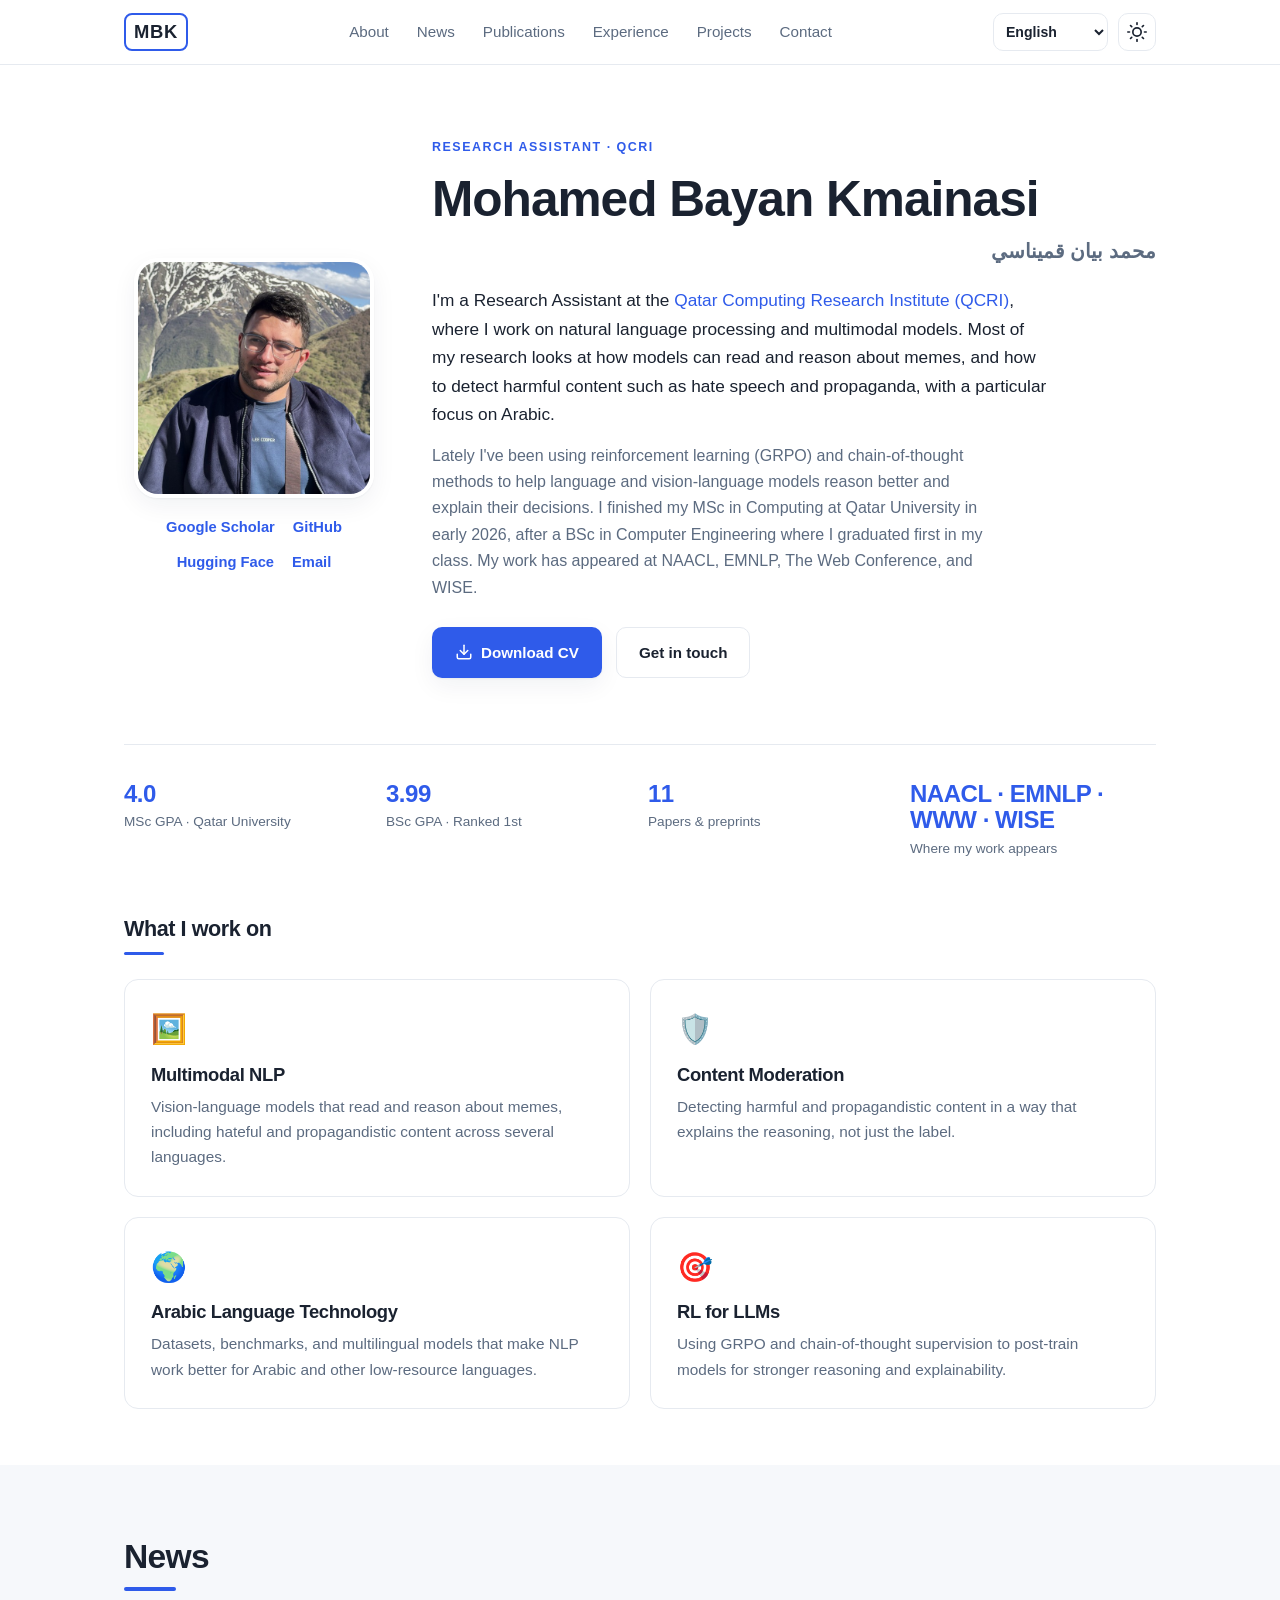
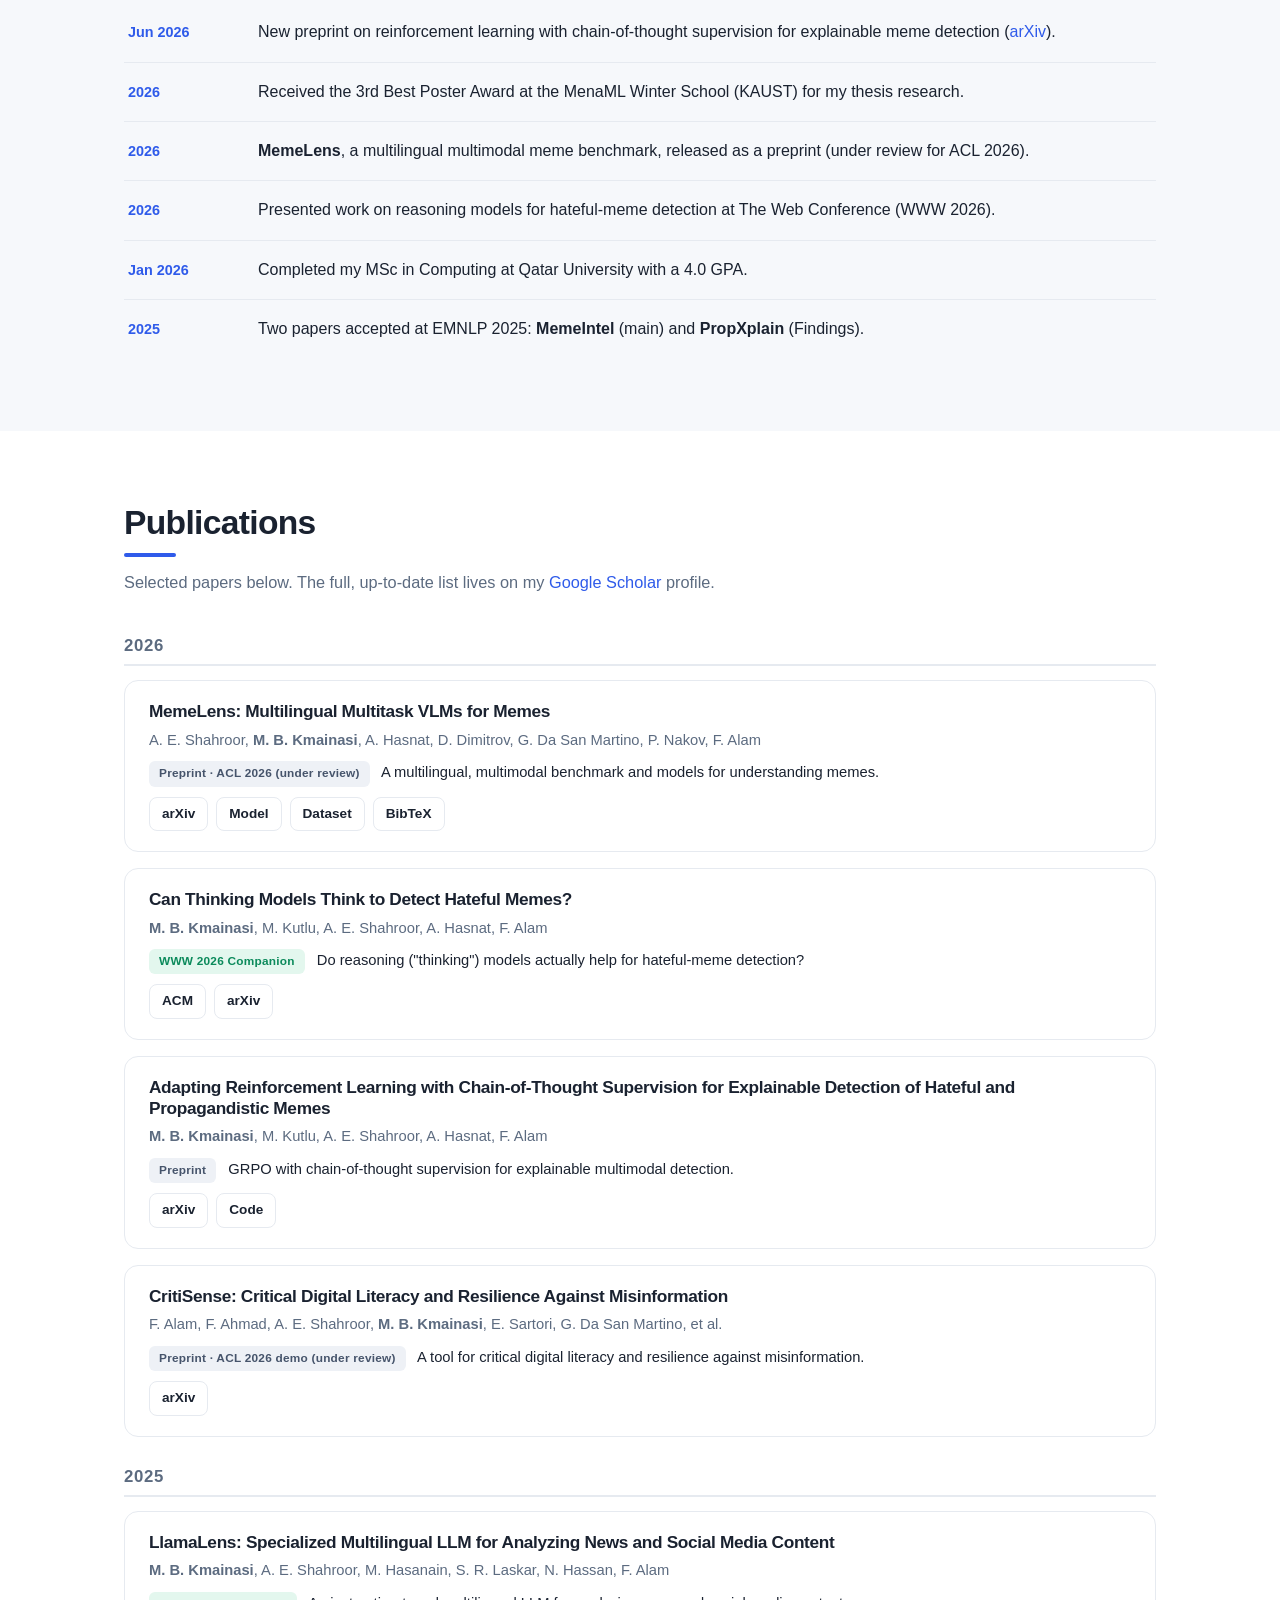
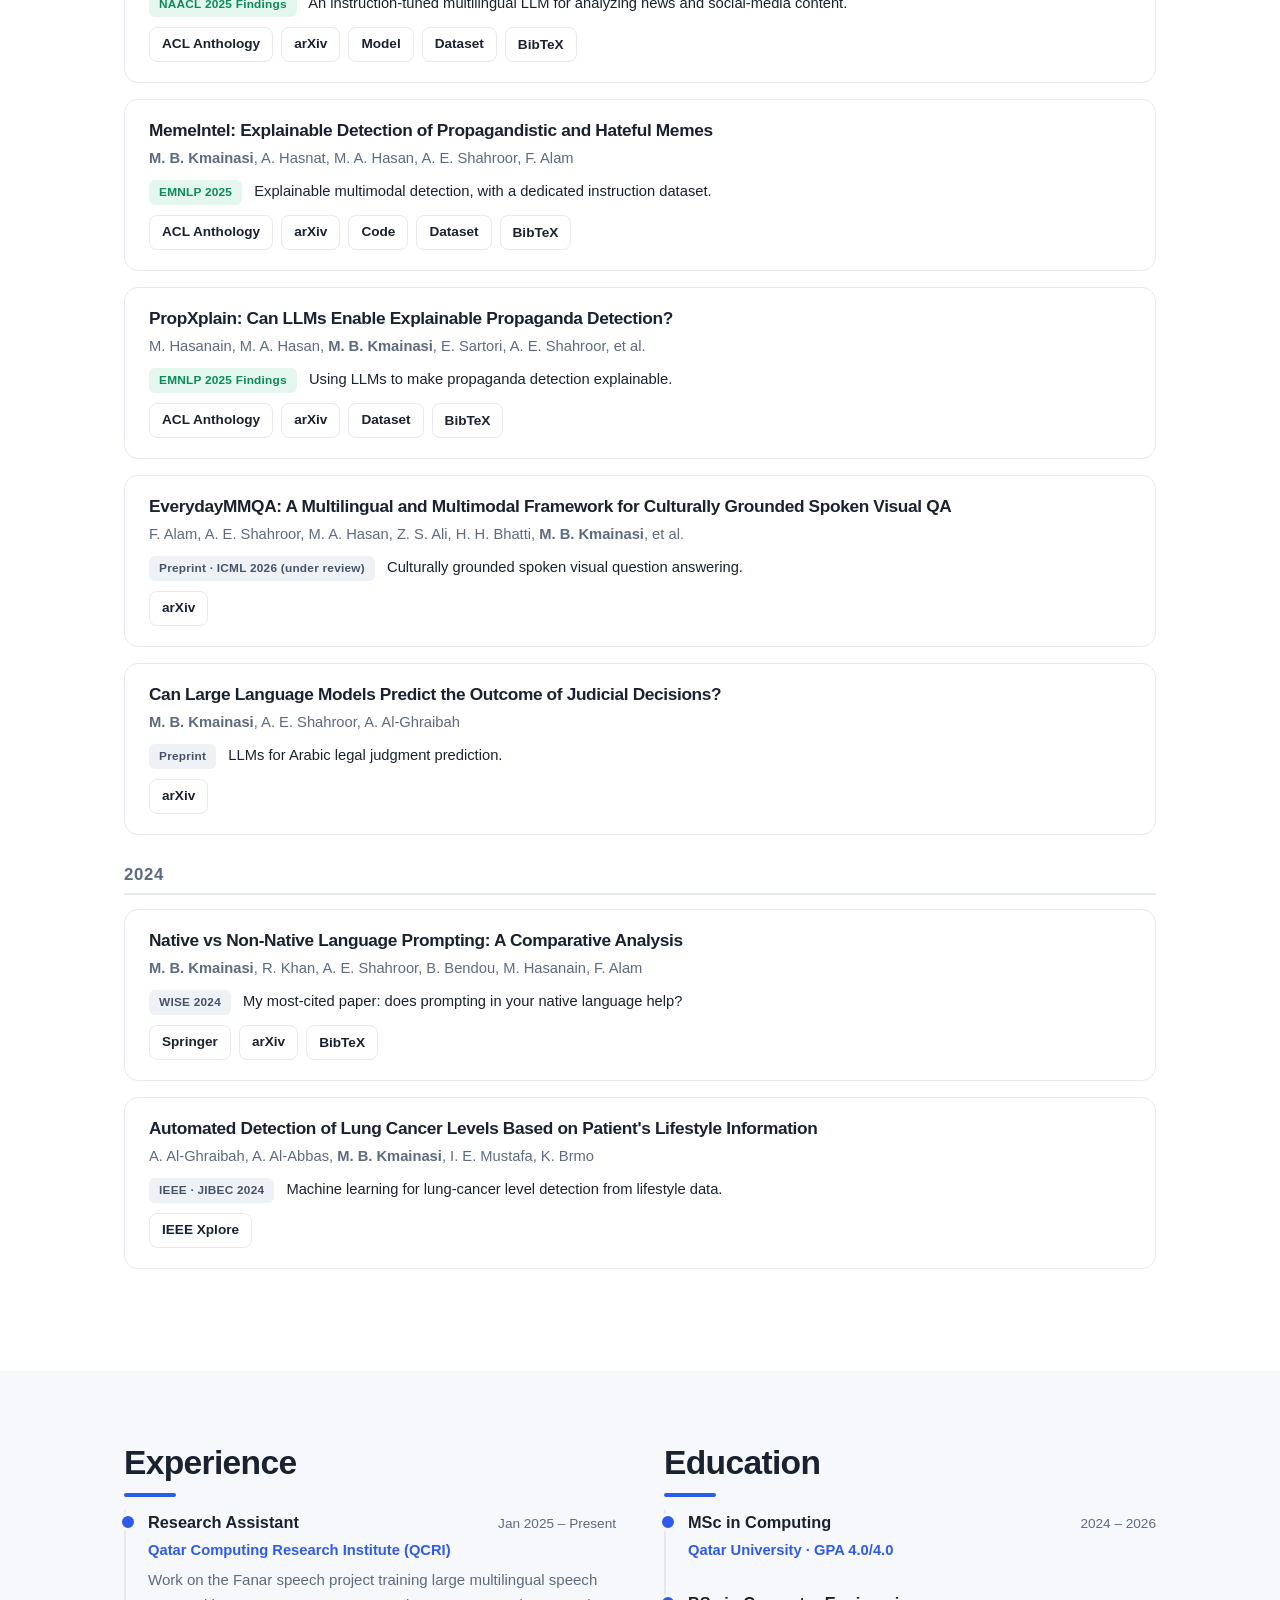
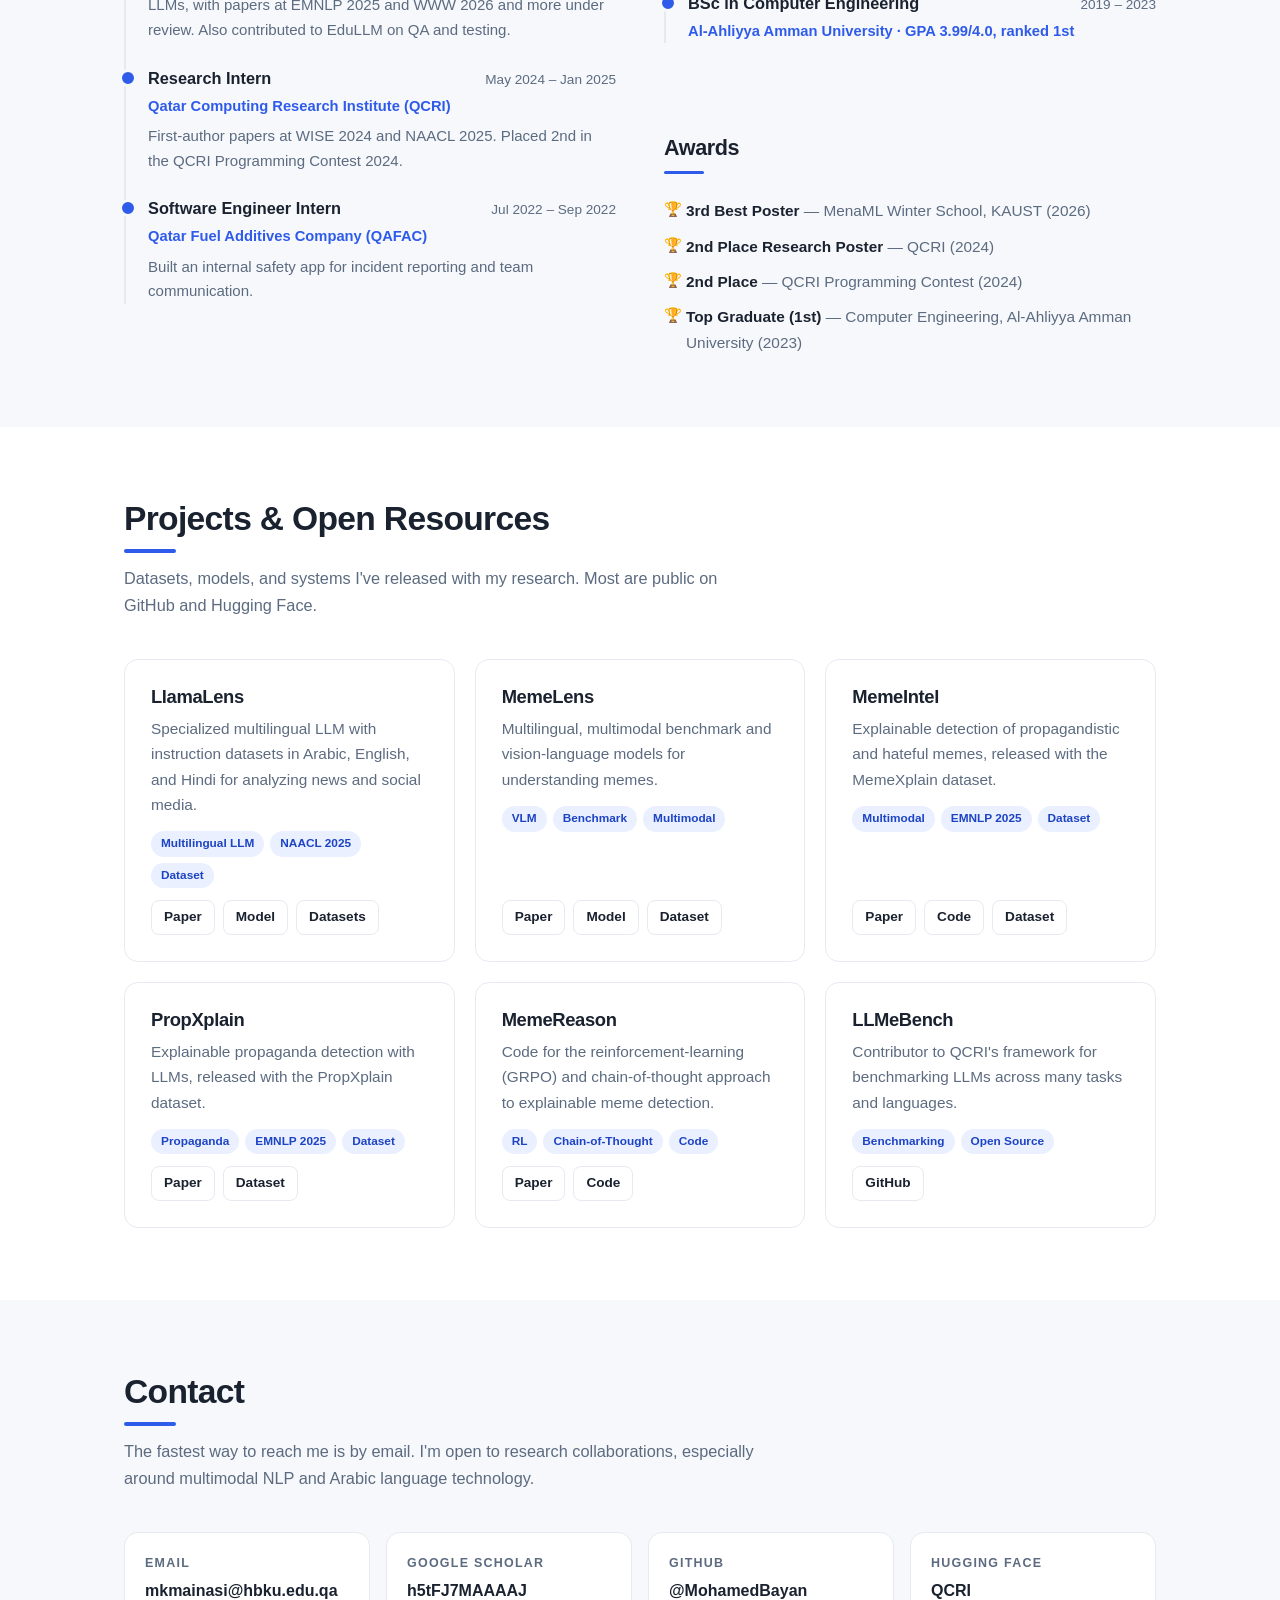
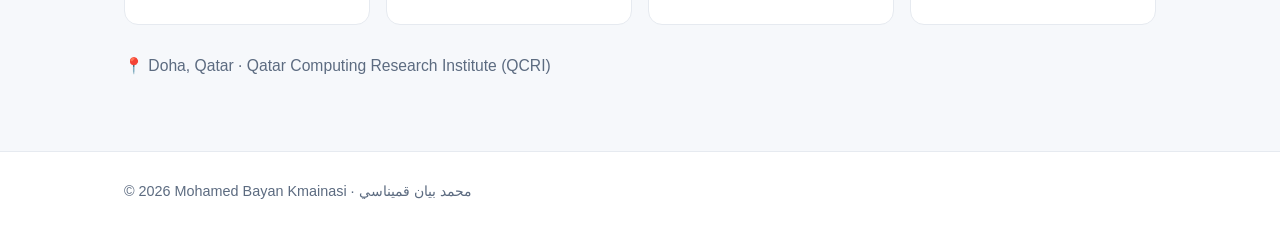
<file: index.html>
<!DOCTYPE html>
<html lang="en" dir="ltr">
<head>
  <meta charset="UTF-8" />
  <meta name="viewport" content="width=device-width, initial-scale=1.0" />
  <title>Mohamed Bayan Kmainasi (محمد بيان قميناسي) — NLP &amp; Multimodal AI Researcher</title>
  <meta name="description" content="Mohamed Bayan Kmainasi (محمد بيان قميناسي), Research Assistant at the Qatar Computing Research Institute (QCRI). I work on multimodal NLP, hateful meme and propaganda detection, Arabic language technology, and reinforcement learning for large language models. Published at NAACL, EMNLP, The Web Conference, and WISE." />
  <meta name="author" content="Mohamed Bayan Kmainasi" />
  <meta name="keywords" content="Mohamed Bayan Kmainasi, محمد بيان قميناسي, Mohamed Kmainasi, Bayan Kmainasi, Kmainasi QCRI, QCRI researcher, Qatar University NLP, NLP researcher Qatar, Natural Language Processing, Multimodal AI, Arabic NLP, hateful meme detection, propaganda detection, large language models, vision-language models" />
  <link rel="canonical" href="https://mohamedbayan.github.io/" />

  <!-- Open Graph -->
  <meta property="og:title" content="Mohamed Bayan Kmainasi (محمد بيان قميناسي) — NLP &amp; Multimodal AI Researcher" />
  <meta property="og:description" content="Research Assistant at QCRI working on multimodal NLP, meme and propaganda detection, Arabic language technology, and RL for LLMs. Published at NAACL, EMNLP, The Web Conference, and WISE." />
  <meta property="og:type" content="profile" />
  <meta property="og:url" content="https://mohamedbayan.github.io/" />
  <meta property="og:image" content="https://mohamedbayan.github.io/assets/img/profile.jpg" />
  <meta property="og:locale" content="en_US" />
  <meta property="og:locale:alternate" content="ar_AR" />
  <meta property="og:locale:alternate" content="fr_FR" />
  <meta property="og:locale:alternate" content="de_DE" />
  <meta property="og:locale:alternate" content="nl_NL" />
  <meta name="twitter:card" content="summary" />

  <!-- Structured data: links the page to both name spellings for search engines -->
  <script type="application/ld+json">
  {
    "@context": "https://schema.org",
    "@type": "Person",
    "name": "Mohamed Bayan Kmainasi",
    "givenName": "Mohamed Bayan",
    "familyName": "Kmainasi",
    "alternateName": ["محمد بيان قميناسي", "Mohamed Bayan", "Mohamed Kmainasi", "Bayan Kmainasi", "قميناسي", "محمد بيان", "Qaminassi", "Qmainasi"],
    "jobTitle": "Research Assistant in NLP and Multimodal AI",
    "worksFor": { "@type": "Organization", "name": "Qatar Computing Research Institute (QCRI)" },
    "alumniOf": [
      { "@type": "CollegeOrUniversity", "name": "Qatar University" },
      { "@type": "CollegeOrUniversity", "name": "Al-Ahliyya Amman University" }
    ],
    "email": "mailto:mkmainasi@hbku.edu.qa",
    "url": "https://mohamedbayan.github.io/",
    "image": "https://mohamedbayan.github.io/assets/img/profile.jpg",
    "sameAs": [
      "https://scholar.google.com/citations?user=h5tFJ7MAAAAJ&hl=en",
      "https://github.com/MohamedBayan",
      "https://huggingface.co/QCRI"
    ],
    "knowsAbout": ["Natural Language Processing", "Multimodal AI", "Hateful meme detection", "Propaganda detection", "Arabic language technology", "Reinforcement learning for large language models", "Vision-language models"]
  }
  </script>

  <link rel="stylesheet" href="assets/css/style.css?v=20260619c" />
  <link rel="icon" href="data:image/svg+xml,<svg xmlns=%22http://www.w3.org/2000/svg%22 viewBox=%220 0 100 100%22><text y=%22.9em%22 font-size=%2290%22>🧠</text></svg>" />
</head>
<body>
  <!-- Navigation -->
  <header class="nav" id="nav">
    <div class="container nav__inner">
      <a href="#top" class="nav__brand">MBK</a>
      <nav class="nav__links" id="navLinks">
        <a href="#about" data-i18n="nav.about">About</a>
        <a href="#news" data-i18n="nav.news">News</a>
        <a href="#publications" data-i18n="nav.publications">Publications</a>
        <a href="#experience" data-i18n="nav.experience">Experience</a>
        <a href="#projects" data-i18n="nav.projects">Projects</a>
        <a href="#contact" data-i18n="nav.contact">Contact</a>
      </nav>
      <div class="nav__actions">
        <select class="lang-select" id="langSelect" aria-label="Select language">
          <option value="en">English</option>
          <option value="ar">العربية</option>
          <option value="fr">Français</option>
          <option value="de">Deutsch</option>
          <option value="nl">Nederlands</option>
        </select>
        <button class="theme-toggle" id="themeToggle" aria-label="Toggle dark mode" title="Toggle theme">
          <svg class="icon-sun" width="20" height="20" viewBox="0 0 24 24" fill="none" stroke="currentColor" stroke-width="2" stroke-linecap="round" stroke-linejoin="round"><circle cx="12" cy="12" r="5"/><line x1="12" y1="1" x2="12" y2="3"/><line x1="12" y1="21" x2="12" y2="23"/><line x1="4.22" y1="4.22" x2="5.64" y2="5.64"/><line x1="18.36" y1="18.36" x2="19.78" y2="19.78"/><line x1="1" y1="12" x2="3" y2="12"/><line x1="21" y1="12" x2="23" y2="12"/><line x1="4.22" y1="19.78" x2="5.64" y2="18.36"/><line x1="18.36" y1="5.64" x2="19.78" y2="4.22"/></svg>
          <svg class="icon-moon" width="20" height="20" viewBox="0 0 24 24" fill="none" stroke="currentColor" stroke-width="2" stroke-linecap="round" stroke-linejoin="round"><path d="M21 12.79A9 9 0 1 1 11.21 3 7 7 0 0 0 21 12.79z"/></svg>
        </button>
        <button class="nav__burger" id="navBurger" aria-label="Open menu"><span></span><span></span><span></span></button>
      </div>
    </div>
  </header>

  <main id="top">
    <!-- Hero / About -->
    <section class="hero" id="about">
      <div class="container hero__inner">
        <div class="hero__photo">
          <img src="assets/img/profile.jpg" alt="Mohamed Bayan Kmainasi — محمد بيان قميناسي" loading="eager" />
          <ul class="hero__links">
            <li><a href="https://scholar.google.com/citations?user=h5tFJ7MAAAAJ&hl=en" target="_blank" rel="noopener">Google&nbsp;Scholar</a></li>
            <li><a href="https://github.com/MohamedBayan" target="_blank" rel="noopener">GitHub</a></li>
            <li><a href="https://huggingface.co/QCRI" target="_blank" rel="noopener">Hugging&nbsp;Face</a></li>
            <li><a href="mailto:mkmainasi@hbku.edu.qa">Email</a></li>
          </ul>
        </div>
        <div class="hero__text">
          <p class="eyebrow" data-i18n="hero.eyebrow">Research Assistant · QCRI</p>
          <h1 data-i18n="hero.h1">Mohamed Bayan&nbsp;Kmainasi</h1>
          <p class="hero__name-alt" lang="ar" dir="rtl">محمد بيان قميناسي</p>
          <p class="lead" data-i18n="hero.lead1">
            I'm a Research Assistant at the
            <a href="https://www.hbku.edu.qa/en/qcri" target="_blank" rel="noopener">Qatar Computing Research Institute (QCRI)</a>,
            where I work on natural language processing and multimodal models. Most of my
            research looks at how models can read and reason about memes, and how to detect
            harmful content such as hate speech and propaganda, with a particular focus on Arabic.
          </p>
          <p class="lead lead--muted" data-i18n="hero.lead2">
            Lately I've been using reinforcement learning (GRPO) and chain-of-thought methods to
            help language and vision-language models reason better and explain their decisions. I
            finished my MSc in Computing at Qatar University in early 2026, after a BSc in Computer
            Engineering where I graduated first in my class. My work has appeared at NAACL, EMNLP,
            The Web Conference, and WISE.
          </p>

          <div class="hero__actions">
            <a class="btn btn--primary" href="Academic_CV.pdf" target="_blank" rel="noopener">
              <svg width="18" height="18" viewBox="0 0 24 24" fill="none" stroke="currentColor" stroke-width="2" stroke-linecap="round" stroke-linejoin="round"><path d="M21 15v4a2 2 0 0 1-2 2H5a2 2 0 0 1-2-2v-4"/><polyline points="7 10 12 15 17 10"/><line x1="12" y1="15" x2="12" y2="3"/></svg>
              <span data-i18n="btn.cv">Download CV</span>
            </a>
            <a class="btn btn--ghost" href="#contact" data-i18n="btn.contact">Get in touch</a>
          </div>
        </div>
      </div>

      <div class="container">
        <div class="stats">
          <div class="stat"><span class="stat__num">4.0</span><span class="stat__label" data-i18n="stat.msc">MSc GPA · Qatar University</span></div>
          <div class="stat"><span class="stat__num">3.99</span><span class="stat__label" data-i18n="stat.bsc">BSc GPA · Ranked 1st</span></div>
          <div class="stat"><span class="stat__num">11</span><span class="stat__label" data-i18n="stat.pubs">Papers &amp; preprints</span></div>
          <div class="stat"><span class="stat__num">NAACL · EMNLP · WWW · WISE</span><span class="stat__label" data-i18n="stat.venues">Where my work appears</span></div>
        </div>
      </div>

      <div class="container">
        <h2 class="section__title section__title--sub" data-i18n="research.title">What I work on</h2>
        <div class="cards">
          <article class="card">
            <div class="card__icon">🖼️</div>
            <h3 data-i18n="research.c1.t">Multimodal NLP</h3>
            <p data-i18n="research.c1.d">Vision-language models that read and reason about memes, including hateful and propagandistic content across several languages.</p>
          </article>
          <article class="card">
            <div class="card__icon">🛡️</div>
            <h3 data-i18n="research.c2.t">Content Moderation</h3>
            <p data-i18n="research.c2.d">Detecting harmful and propagandistic content in a way that explains the reasoning, not just the label.</p>
          </article>
          <article class="card">
            <div class="card__icon">🌍</div>
            <h3 data-i18n="research.c3.t">Arabic Language Technology</h3>
            <p data-i18n="research.c3.d">Datasets, benchmarks, and multilingual models that make NLP work better for Arabic and other low-resource languages.</p>
          </article>
          <article class="card">
            <div class="card__icon">🎯</div>
            <h3 data-i18n="research.c4.t">RL for LLMs</h3>
            <p data-i18n="research.c4.d">Using GRPO and chain-of-thought supervision to post-train models for stronger reasoning and explainability.</p>
          </article>
        </div>
      </div>
    </section>

    <!-- News -->
    <section class="section section--alt" id="news">
      <div class="container">
        <h2 class="section__title" data-i18n="news.title">News</h2>
        <ul class="news">
          <li class="news__item">
            <span class="news__date" data-i18n="news.d1">Jun 2026</span>
            <span class="news__text" data-i18n="news.t1">New preprint on reinforcement learning with chain-of-thought supervision for explainable meme detection (<a href="https://arxiv.org/abs/2606.15307" target="_blank" rel="noopener">arXiv</a>).</span>
          </li>
          <li class="news__item">
            <span class="news__date" data-i18n="news.d2">2026</span>
            <span class="news__text" data-i18n="news.t2">Received the 3rd Best Poster Award at the MenaML Winter School (KAUST) for my thesis research.</span>
          </li>
          <li class="news__item">
            <span class="news__date" data-i18n="news.d3">2026</span>
            <span class="news__text" data-i18n="news.t3"><b>MemeLens</b>, a multilingual multimodal meme benchmark, released as a preprint (under review for ACL 2026).</span>
          </li>
          <li class="news__item">
            <span class="news__date" data-i18n="news.d4">2026</span>
            <span class="news__text" data-i18n="news.t4">Presented work on reasoning models for hateful-meme detection at The Web Conference (WWW 2026).</span>
          </li>
          <li class="news__item">
            <span class="news__date" data-i18n="news.d5">Jan 2026</span>
            <span class="news__text" data-i18n="news.t5">Completed my MSc in Computing at Qatar University with a 4.0 GPA.</span>
          </li>
          <li class="news__item">
            <span class="news__date" data-i18n="news.d6">2025</span>
            <span class="news__text" data-i18n="news.t6">Two papers accepted at EMNLP 2025: <b>MemeIntel</b> (main) and <b>PropXplain</b> (Findings).</span>
          </li>
        </ul>
      </div>
    </section>

    <!-- Publications -->
    <section class="section" id="publications">
      <div class="container">
        <h2 class="section__title" data-i18n="publications.title">Publications</h2>
        <p class="section__intro" data-i18n="publications.intro">
          Selected papers below. The full, up-to-date list lives on my
          <a href="https://scholar.google.com/citations?user=h5tFJ7MAAAAJ&hl=en" target="_blank" rel="noopener">Google&nbsp;Scholar</a> profile.
        </p>

        <!-- 2026 -->
        <div class="pub-group">
          <h3 class="pub-group__year">2026</h3>
          <ol class="pubs">
            <li class="pub">
              <h3 class="pub__title">MemeLens: Multilingual Multitask VLMs for Memes</h3>
              <p class="pub__authors">A. E. Shahroor, <b>M. B. Kmainasi</b>, A. Hasnat, D. Dimitrov, G. Da San Martino, P. Nakov, F. Alam</p>
              <p class="pub__venue"><span class="badge">Preprint · ACL 2026 (under review)</span> <span data-i18n="pub.memelens">A multilingual, multimodal benchmark and models for understanding memes.</span></p>
              <div class="pub__links">
                <a href="https://arxiv.org/abs/2601.12539" target="_blank" rel="noopener">arXiv</a>
                <a href="https://huggingface.co/QCRI/MemeLens-VLM" target="_blank" rel="noopener">Model</a>
                <a href="https://huggingface.co/datasets/QCRI/MemeLens" target="_blank" rel="noopener">Dataset</a>
                <button class="cite-btn" data-i18n="cite">BibTeX</button>
              </div>
              <pre class="bibtex">@article{shahroor2026memelens,
  title   = {MemeLens: Multilingual Multitask VLMs for Memes},
  author  = {Shahroor, Ali Ezzat and Kmainasi, Mohamed Bayan and Hasnat, Abul and Dimitrov, Dimitar and Da San Martino, Giovanni and Nakov, Preslav and Alam, Firoj},
  journal = {arXiv preprint arXiv:2601.12539},
  year    = {2026}
}</pre>
            </li>

            <li class="pub">
              <h3 class="pub__title">Can Thinking Models Think to Detect Hateful Memes?</h3>
              <p class="pub__authors"><b>M. B. Kmainasi</b>, M. Kutlu, A. E. Shahroor, A. Hasnat, F. Alam</p>
              <p class="pub__venue"><span class="badge badge--top">WWW 2026 Companion</span> <span data-i18n="pub.thinking">Do reasoning ("thinking") models actually help for hateful-meme detection?</span></p>
              <div class="pub__links">
                <a href="https://dl.acm.org/doi/10.1145/3774905.3795465" target="_blank" rel="noopener">ACM</a>
                <a href="https://arxiv.org/abs/2603.01225" target="_blank" rel="noopener">arXiv</a>
              </div>
            </li>

            <li class="pub">
              <h3 class="pub__title">Adapting Reinforcement Learning with Chain-of-Thought Supervision for Explainable Detection of Hateful and Propagandistic Memes</h3>
              <p class="pub__authors"><b>M. B. Kmainasi</b>, M. Kutlu, A. E. Shahroor, A. Hasnat, F. Alam</p>
              <p class="pub__venue"><span class="badge">Preprint</span> <span data-i18n="pub.rlcot">GRPO with chain-of-thought supervision for explainable multimodal detection.</span></p>
              <div class="pub__links">
                <a href="https://arxiv.org/abs/2606.15307" target="_blank" rel="noopener">arXiv</a>
                <a href="https://github.com/MohamedBayan/MemeReason" target="_blank" rel="noopener">Code</a>
              </div>
            </li>

            <li class="pub">
              <h3 class="pub__title">CritiSense: Critical Digital Literacy and Resilience Against Misinformation</h3>
              <p class="pub__authors">F. Alam, F. Ahmad, A. E. Shahroor, <b>M. B. Kmainasi</b>, E. Sartori, G. Da San Martino, et al.</p>
              <p class="pub__venue"><span class="badge">Preprint · ACL 2026 demo (under review)</span> <span data-i18n="pub.critisense">A tool for critical digital literacy and resilience against misinformation.</span></p>
              <div class="pub__links">
                <a href="https://arxiv.org/abs/2603.16672" target="_blank" rel="noopener">arXiv</a>
              </div>
            </li>
          </ol>
        </div>

        <!-- 2025 -->
        <div class="pub-group">
          <h3 class="pub-group__year">2025</h3>
          <ol class="pubs">
            <li class="pub">
              <h3 class="pub__title">LlamaLens: Specialized Multilingual LLM for Analyzing News and Social Media Content</h3>
              <p class="pub__authors"><b>M. B. Kmainasi</b>, A. E. Shahroor, M. Hasanain, S. R. Laskar, N. Hassan, F. Alam</p>
              <p class="pub__venue"><span class="badge badge--top">NAACL 2025 Findings</span> <span data-i18n="pub.llamalens">An instruction-tuned multilingual LLM for analyzing news and social-media content.</span></p>
              <div class="pub__links">
                <a href="https://aclanthology.org/2025.findings-naacl.313/" target="_blank" rel="noopener">ACL Anthology</a>
                <a href="https://arxiv.org/abs/2410.15308" target="_blank" rel="noopener">arXiv</a>
                <a href="https://huggingface.co/QCRI/LlamaLens" target="_blank" rel="noopener">Model</a>
                <a href="https://huggingface.co/datasets/QCRI/LlamaLens-English" target="_blank" rel="noopener">Dataset</a>
                <button class="cite-btn" data-i18n="cite">BibTeX</button>
              </div>
              <pre class="bibtex">@inproceedings{kmainasi2025llamalens,
  title     = {LlamaLens: Specialized Multilingual LLM for Analyzing News and Social Media Content},
  author    = {Kmainasi, Mohamed Bayan and Shahroor, Ali Ezzat and Hasanain, Maram and Laskar, Sahinur Rahman and Hassan, Naeemul and Alam, Firoj},
  booktitle = {Findings of the Association for Computational Linguistics: NAACL 2025},
  pages     = {5642--5664},
  year      = {2025},
  url       = {https://aclanthology.org/2025.findings-naacl.313/}
}</pre>
            </li>

            <li class="pub">
              <h3 class="pub__title">MemeIntel: Explainable Detection of Propagandistic and Hateful Memes</h3>
              <p class="pub__authors"><b>M. B. Kmainasi</b>, A. Hasnat, M. A. Hasan, A. E. Shahroor, F. Alam</p>
              <p class="pub__venue"><span class="badge badge--top">EMNLP 2025</span> <span data-i18n="pub.memeintel">Explainable multimodal detection, with a dedicated instruction dataset.</span></p>
              <div class="pub__links">
                <a href="https://aclanthology.org/2025.emnlp-main.1539/" target="_blank" rel="noopener">ACL Anthology</a>
                <a href="https://arxiv.org/abs/2502.16612" target="_blank" rel="noopener">arXiv</a>
                <a href="https://github.com/MohamedBayan/MemeIntel" target="_blank" rel="noopener">Code</a>
                <a href="https://huggingface.co/datasets/QCRI/MemeXplain" target="_blank" rel="noopener">Dataset</a>
                <button class="cite-btn" data-i18n="cite">BibTeX</button>
              </div>
              <pre class="bibtex">@inproceedings{kmainasi2025memeintel,
  title     = {MemeIntel: Explainable Detection of Propagandistic and Hateful Memes},
  author    = {Kmainasi, Mohamed Bayan and Hasnat, Abul and Hasan, Md. Arid and Shahroor, Ali Ezzat and Alam, Firoj},
  booktitle = {Proceedings of the 2025 Conference on Empirical Methods in Natural Language Processing},
  year      = {2025},
  url       = {https://aclanthology.org/2025.emnlp-main.1539/}
}</pre>
            </li>

            <li class="pub">
              <h3 class="pub__title">PropXplain: Can LLMs Enable Explainable Propaganda Detection?</h3>
              <p class="pub__authors">M. Hasanain, M. A. Hasan, <b>M. B. Kmainasi</b>, E. Sartori, A. E. Shahroor, et al.</p>
              <p class="pub__venue"><span class="badge badge--top">EMNLP 2025 Findings</span> <span data-i18n="pub.propxplain">Using LLMs to make propaganda detection explainable.</span></p>
              <div class="pub__links">
                <a href="https://aclanthology.org/2025.findings-emnlp.1296/" target="_blank" rel="noopener">ACL Anthology</a>
                <a href="https://arxiv.org/abs/2502.16550" target="_blank" rel="noopener">arXiv</a>
                <a href="https://huggingface.co/datasets/QCRI/PropXplain" target="_blank" rel="noopener">Dataset</a>
                <button class="cite-btn" data-i18n="cite">BibTeX</button>
              </div>
              <pre class="bibtex">@inproceedings{hasanain2025propxplain,
  title     = {PropXplain: Can LLMs Enable Explainable Propaganda Detection?},
  author    = {Hasanain, Maram and Hasan, Md. Arid and Kmainasi, Mohamed Bayan and Sartori, Elisa and Shahroor, Ali Ezzat and Da San Martino, Giovanni and Nakov, Preslav and Alam, Firoj},
  booktitle = {Findings of the Association for Computational Linguistics: EMNLP 2025},
  pages     = {23855--23863},
  year      = {2025},
  url       = {https://aclanthology.org/2025.findings-emnlp.1296/}
}</pre>
            </li>

            <li class="pub">
              <h3 class="pub__title">EverydayMMQA: A Multilingual and Multimodal Framework for Culturally Grounded Spoken Visual QA</h3>
              <p class="pub__authors">F. Alam, A. E. Shahroor, M. A. Hasan, Z. S. Ali, H. H. Bhatti, <b>M. B. Kmainasi</b>, et al.</p>
              <p class="pub__venue"><span class="badge">Preprint · ICML 2026 (under review)</span> <span data-i18n="pub.everyday">Culturally grounded spoken visual question answering.</span></p>
              <div class="pub__links">
                <a href="https://arxiv.org/abs/2510.06371" target="_blank" rel="noopener">arXiv</a>
              </div>
            </li>

            <li class="pub">
              <h3 class="pub__title">Can Large Language Models Predict the Outcome of Judicial Decisions?</h3>
              <p class="pub__authors"><b>M. B. Kmainasi</b>, A. E. Shahroor, A. Al-Ghraibah</p>
              <p class="pub__venue"><span class="badge">Preprint</span> <span data-i18n="pub.judicial">LLMs for Arabic legal judgment prediction.</span></p>
              <div class="pub__links">
                <a href="https://arxiv.org/abs/2501.09768" target="_blank" rel="noopener">arXiv</a>
              </div>
            </li>
          </ol>
        </div>

        <!-- 2024 -->
        <div class="pub-group">
          <h3 class="pub-group__year">2024</h3>
          <ol class="pubs">
            <li class="pub">
              <h3 class="pub__title">Native vs Non-Native Language Prompting: A Comparative Analysis</h3>
              <p class="pub__authors"><b>M. B. Kmainasi</b>, R. Khan, A. E. Shahroor, B. Bendou, M. Hasanain, F. Alam</p>
              <p class="pub__venue"><span class="badge">WISE 2024</span> <span data-i18n="pub.native">My most-cited paper: does prompting in your native language help?</span></p>
              <div class="pub__links">
                <a href="https://link.springer.com/chapter/10.1007/978-981-96-0576-7_30" target="_blank" rel="noopener">Springer</a>
                <a href="https://arxiv.org/abs/2409.07054" target="_blank" rel="noopener">arXiv</a>
                <button class="cite-btn" data-i18n="cite">BibTeX</button>
              </div>
              <pre class="bibtex">@inproceedings{kmainasi2024native,
  title     = {Native vs Non-Native Language Prompting: A Comparative Analysis},
  author    = {Kmainasi, Mohamed Bayan and Khan, Rakif and Shahroor, Ali Ezzat and Bendou, Boushra and Hasanain, Maram and Alam, Firoj},
  booktitle = {Web Information Systems Engineering -- WISE 2024},
  pages     = {406--420},
  year      = {2024},
  url       = {https://doi.org/10.1007/978-981-96-0576-7_30}
}</pre>
            </li>

            <li class="pub">
              <h3 class="pub__title">Automated Detection of Lung Cancer Levels Based on Patient's Lifestyle Information</h3>
              <p class="pub__authors">A. Al-Ghraibah, A. Al-Abbas, <b>M. B. Kmainasi</b>, I. E. Mustafa, K. Brmo</p>
              <p class="pub__venue"><span class="badge">IEEE · JIBEC 2024</span> <span data-i18n="pub.lung">Machine learning for lung-cancer level detection from lifestyle data.</span></p>
              <div class="pub__links">
                <a href="https://ieeexplore.ieee.org/document/10932129" target="_blank" rel="noopener">IEEE Xplore</a>
              </div>
            </li>
          </ol>
        </div>
      </div>
    </section>

    <!-- Experience & Education -->
    <section class="section section--alt" id="experience">
      <div class="container">
        <div class="two-col">
          <div>
            <h2 class="section__title" data-i18n="exp.title">Experience</h2>
            <ol class="timeline">
              <li class="timeline__item">
                <div class="timeline__top"><span class="timeline__role" data-i18n="exp.r1">Research Assistant</span><span class="timeline__date" data-i18n="exp.d1">Jan 2025 – Present</span></div>
                <div class="timeline__org" data-i18n="exp.o1">Qatar Computing Research Institute (QCRI)</div>
                <p class="timeline__desc" data-i18n="exp.b1">Work on the Fanar speech project training large multilingual speech LLMs, with papers at EMNLP 2025 and WWW 2026 and more under review. Also contributed to EduLLM on QA and testing.</p>
              </li>
              <li class="timeline__item">
                <div class="timeline__top"><span class="timeline__role" data-i18n="exp.r2">Research Intern</span><span class="timeline__date" data-i18n="exp.d2">May 2024 – Jan 2025</span></div>
                <div class="timeline__org" data-i18n="exp.o2">Qatar Computing Research Institute (QCRI)</div>
                <p class="timeline__desc" data-i18n="exp.b2">First-author papers at WISE 2024 and NAACL 2025. Placed 2nd in the QCRI Programming Contest 2024.</p>
              </li>
              <li class="timeline__item">
                <div class="timeline__top"><span class="timeline__role" data-i18n="exp.r3">Software Engineer Intern</span><span class="timeline__date" data-i18n="exp.d3">Jul 2022 – Sep 2022</span></div>
                <div class="timeline__org" data-i18n="exp.o3">Qatar Fuel Additives Company (QAFAC)</div>
                <p class="timeline__desc" data-i18n="exp.b3">Built an internal safety app for incident reporting and team communication.</p>
              </li>
            </ol>
          </div>

          <div>
            <h2 class="section__title" data-i18n="edu.title">Education</h2>
            <ol class="timeline">
              <li class="timeline__item">
                <div class="timeline__top"><span class="timeline__role" data-i18n="edu.r1">MSc in Computing</span><span class="timeline__date" data-i18n="edu.d1">2024 – 2026</span></div>
                <div class="timeline__org" data-i18n="edu.o1">Qatar University · GPA 4.0/4.0</div>
              </li>
              <li class="timeline__item">
                <div class="timeline__top"><span class="timeline__role" data-i18n="edu.r2">BSc in Computer Engineering</span><span class="timeline__date" data-i18n="edu.d2">2019 – 2023</span></div>
                <div class="timeline__org" data-i18n="edu.o2">Al-Ahliyya Amman University · GPA 3.99/4.0, ranked 1st</div>
              </li>
            </ol>

            <h2 class="section__title section__title--sub" data-i18n="awards.title">Awards</h2>
            <ul class="awards">
              <li data-i18n="awards.a1"><b>3rd Best Poster</b> — MenaML Winter School, KAUST (2026)</li>
              <li data-i18n="awards.a2"><b>2nd Place Research Poster</b> — QCRI (2024)</li>
              <li data-i18n="awards.a3"><b>2nd Place</b> — QCRI Programming Contest (2024)</li>
              <li data-i18n="awards.a4"><b>Top Graduate (1st)</b> — Computer Engineering, Al-Ahliyya Amman University (2023)</li>
            </ul>
          </div>
        </div>
      </div>
    </section>

    <!-- Projects -->
    <section class="section" id="projects">
      <div class="container">
        <h2 class="section__title" data-i18n="projects.title">Projects &amp; Open Resources</h2>
        <p class="section__intro" data-i18n="projects.intro">
          Datasets, models, and systems I've released with my research. Most are public on
          GitHub and Hugging&nbsp;Face.
        </p>
        <div class="cards cards--projects">
          <article class="card card--project">
            <h3>LlamaLens</h3>
            <p data-i18n="proj.llamalens">Specialized multilingual LLM with instruction datasets in Arabic, English, and Hindi for analyzing news and social media.</p>
            <div class="card__tags"><span>Multilingual LLM</span><span>NAACL 2025</span><span>Dataset</span></div>
            <div class="pub__links"><a href="https://aclanthology.org/2025.findings-naacl.313/" target="_blank" rel="noopener">Paper</a><a href="https://huggingface.co/QCRI/LlamaLens" target="_blank" rel="noopener">Model</a><a href="https://huggingface.co/datasets/QCRI/LlamaLens-Arabic" target="_blank" rel="noopener">Datasets</a></div>
          </article>

          <article class="card card--project">
            <h3>MemeLens</h3>
            <p data-i18n="proj.memelens">Multilingual, multimodal benchmark and vision-language models for understanding memes.</p>
            <div class="card__tags"><span>VLM</span><span>Benchmark</span><span>Multimodal</span></div>
            <div class="pub__links"><a href="https://arxiv.org/abs/2601.12539" target="_blank" rel="noopener">Paper</a><a href="https://huggingface.co/QCRI/MemeLens-VLM" target="_blank" rel="noopener">Model</a><a href="https://huggingface.co/datasets/QCRI/MemeLens" target="_blank" rel="noopener">Dataset</a></div>
          </article>

          <article class="card card--project">
            <h3>MemeIntel</h3>
            <p data-i18n="proj.memeintel">Explainable detection of propagandistic and hateful memes, released with the MemeXplain dataset.</p>
            <div class="card__tags"><span>Multimodal</span><span>EMNLP 2025</span><span>Dataset</span></div>
            <div class="pub__links"><a href="https://aclanthology.org/2025.emnlp-main.1539/" target="_blank" rel="noopener">Paper</a><a href="https://github.com/MohamedBayan/MemeIntel" target="_blank" rel="noopener">Code</a><a href="https://huggingface.co/datasets/QCRI/MemeXplain" target="_blank" rel="noopener">Dataset</a></div>
          </article>

          <article class="card card--project">
            <h3>PropXplain</h3>
            <p data-i18n="proj.propxplain">Explainable propaganda detection with LLMs, released with the PropXplain dataset.</p>
            <div class="card__tags"><span>Propaganda</span><span>EMNLP 2025</span><span>Dataset</span></div>
            <div class="pub__links"><a href="https://aclanthology.org/2025.findings-emnlp.1296/" target="_blank" rel="noopener">Paper</a><a href="https://huggingface.co/datasets/QCRI/PropXplain" target="_blank" rel="noopener">Dataset</a></div>
          </article>

          <article class="card card--project">
            <h3>MemeReason</h3>
            <p data-i18n="proj.memereason">Code for the reinforcement-learning (GRPO) and chain-of-thought approach to explainable meme detection.</p>
            <div class="card__tags"><span>RL</span><span>Chain-of-Thought</span><span>Code</span></div>
            <div class="pub__links"><a href="https://arxiv.org/abs/2606.15307" target="_blank" rel="noopener">Paper</a><a href="https://github.com/MohamedBayan/MemeReason" target="_blank" rel="noopener">Code</a></div>
          </article>

          <article class="card card--project">
            <h3>LLMeBench</h3>
            <p data-i18n="proj.llmebench">Contributor to QCRI's framework for benchmarking LLMs across many tasks and languages.</p>
            <div class="card__tags"><span>Benchmarking</span><span>Open Source</span></div>
            <div class="pub__links"><a href="https://github.com/qcri/LLMeBench/" target="_blank" rel="noopener">GitHub</a></div>
          </article>
        </div>
      </div>
    </section>

    <!-- Contact -->
    <section class="section section--alt" id="contact">
      <div class="container">
        <h2 class="section__title" data-i18n="contact.title">Contact</h2>
        <p class="section__intro" data-i18n="contact.intro">
          The fastest way to reach me is by email. I'm open to research collaborations,
          especially around multimodal NLP and Arabic language technology.
        </p>
        <div class="contact">
          <a class="contact__card" href="mailto:mkmainasi@hbku.edu.qa">
            <span class="contact__label" data-i18n="contact.email">Email</span>
            <span class="contact__value">mkmainasi@hbku.edu.qa</span>
          </a>
          <a class="contact__card" href="https://scholar.google.com/citations?user=h5tFJ7MAAAAJ&hl=en" target="_blank" rel="noopener">
            <span class="contact__label">Google Scholar</span>
            <span class="contact__value">h5tFJ7MAAAAJ</span>
          </a>
          <a class="contact__card" href="https://github.com/MohamedBayan" target="_blank" rel="noopener">
            <span class="contact__label">GitHub</span>
            <span class="contact__value">@MohamedBayan</span>
          </a>
          <a class="contact__card" href="https://huggingface.co/QCRI" target="_blank" rel="noopener">
            <span class="contact__label">Hugging Face</span>
            <span class="contact__value">QCRI</span>
          </a>
        </div>
        <p class="contact__location" data-i18n="contact.location">📍 Doha, Qatar · Qatar Computing Research Institute (QCRI)</p>
      </div>
    </section>
  </main>

  <footer class="footer">
    <div class="container footer__inner">
      <p>© <span id="year"></span> Mohamed Bayan Kmainasi · محمد بيان قميناسي</p>
    </div>
  </footer>

  <script src="assets/js/main.js?v=20260619c"></script>
</body>
</html>
</file>
<file: assets/css/style.css>
/* ============================================================
   Mohamed Bayan Kmainasi — Academic Portfolio
   ============================================================ */

:root {
  --bg: #ffffff;
  --bg-alt: #f6f8fb;
  --surface: #ffffff;
  --border: #e6eaf0;
  --text: #1a2230;
  --text-muted: #5c6b80;
  --accent: #2f5bea;
  --accent-soft: #eaf0ff;
  --accent-strong: #1d44c4;
  --badge-top: #0b8a5b;
  --badge-top-bg: #e3f7ee;
  --badge-bg: #eef1f6;
  --badge-text: #46546b;
  --shadow: 0 1px 2px rgba(16, 30, 60, .05), 0 8px 24px rgba(16, 30, 60, .06);
  --radius: 14px;
  --maxw: 1080px;
  --font: -apple-system, BlinkMacSystemFont, "Segoe UI", Roboto, Helvetica, Arial, sans-serif;
}

[data-theme="dark"] {
  --bg: #0d1117;
  --bg-alt: #11161f;
  --surface: #161c27;
  --border: #232c3a;
  --text: #e7ecf3;
  --text-muted: #98a4b6;
  --accent: #6b8cff;
  --accent-soft: #1a2540;
  --accent-strong: #8aa4ff;
  --badge-top: #3ad79a;
  --badge-top-bg: #0e2a20;
  --badge-bg: #1c2533;
  --badge-text: #aab6c8;
  --shadow: 0 1px 2px rgba(0,0,0,.3), 0 10px 30px rgba(0,0,0,.35);
}

* { box-sizing: border-box; margin: 0; padding: 0; }

html { scroll-behavior: smooth; scroll-padding-top: 80px; }

body {
  font-family: var(--font);
  color: var(--text);
  background: var(--bg);
  line-height: 1.65;
  -webkit-font-smoothing: antialiased;
  transition: background .3s ease, color .3s ease;
}

.container { max-width: var(--maxw); margin: 0 auto; padding: 0 24px; }

a { color: var(--accent); text-decoration: none; transition: color .15s ease; }
a:hover { color: var(--accent-strong); text-decoration: underline; }

h1, h2, h3 { line-height: 1.2; letter-spacing: -0.02em; }

/* ---------- Navigation ---------- */
.nav {
  position: sticky; top: 0; z-index: 50;
  background: color-mix(in srgb, var(--bg) 85%, transparent);
  backdrop-filter: saturate(180%) blur(12px);
  border-bottom: 1px solid var(--border);
}
.nav__inner { display: flex; align-items: center; justify-content: space-between; height: 64px; }
.nav__brand {
  font-weight: 800; font-size: 1.15rem; letter-spacing: .04em;
  color: var(--text); text-decoration: none;
  border: 2px solid var(--accent); padding: 2px 8px; border-radius: 8px;
}
.nav__brand:hover { text-decoration: none; background: var(--accent-soft); }
.nav__links { display: flex; gap: 28px; }
.nav__links a {
  color: var(--text-muted); font-weight: 500; font-size: .95rem;
  text-decoration: none; position: relative;
}
.nav__links a:hover { color: var(--text); }
.nav__links a::after {
  content: ""; position: absolute; left: 0; bottom: -6px; width: 0; height: 2px;
  background: var(--accent); transition: width .2s ease;
}
.nav__links a:hover::after { width: 100%; }
.nav__actions { display: flex; align-items: center; gap: 10px; }

.theme-toggle {
  display: grid; place-items: center; width: 38px; height: 38px;
  border: 1px solid var(--border); border-radius: 10px; background: var(--surface);
  color: var(--text); cursor: pointer; transition: background .15s, border-color .15s;
}
.theme-toggle:hover { border-color: var(--accent); color: var(--accent); }
.icon-moon { display: none; }
[data-theme="dark"] .icon-sun { display: none; }
[data-theme="dark"] .icon-moon { display: block; }

.lang-select {
  height: 38px; padding: 0 8px; border: 1px solid var(--border); border-radius: 10px;
  background: var(--surface); color: var(--text); cursor: pointer;
  font: inherit; font-size: .88rem; font-weight: 600; max-width: 130px;
  transition: border-color .15s, color .15s;
}
.lang-select:hover { border-color: var(--accent); color: var(--accent); }
.lang-select:focus-visible { outline: 2px solid var(--accent); outline-offset: 2px; }

.nav__burger { display: none; flex-direction: column; gap: 5px; background: none; border: none; cursor: pointer; padding: 8px; }
.nav__burger span { width: 22px; height: 2px; background: var(--text); border-radius: 2px; transition: .2s; }

/* ---------- Buttons ---------- */
.btn {
  display: inline-flex; align-items: center; gap: 8px;
  padding: 12px 22px; border-radius: 10px; font-weight: 600; font-size: .95rem;
  text-decoration: none; cursor: pointer; transition: transform .12s ease, box-shadow .15s, background .15s;
  border: 1px solid transparent;
}
.btn:hover { text-decoration: none; transform: translateY(-1px); }
.btn--primary { background: var(--accent); color: #fff; box-shadow: var(--shadow); }
.btn--primary:hover { background: var(--accent-strong); color: #fff; }
.btn--ghost { background: transparent; color: var(--text); border-color: var(--border); }
.btn--ghost:hover { border-color: var(--accent); color: var(--accent); }

/* ---------- Hero ---------- */
.hero { padding: 72px 0 56px; }
.hero__inner { display: grid; grid-template-columns: 260px 1fr; gap: 48px; align-items: center; }
.hero__photo { display: flex; flex-direction: column; align-items: center; gap: 16px; }
.hero__photo img {
  width: 240px; height: 240px; object-fit: cover; border-radius: 24px;
  box-shadow: var(--shadow); border: 4px solid var(--surface);
}
.eyebrow {
  text-transform: uppercase; letter-spacing: .12em; font-size: .78rem; font-weight: 700;
  color: var(--accent); margin-bottom: 12px;
}
.hero__text h1 { font-size: clamp(2.1rem, 5vw, 3.1rem); margin-bottom: 6px; }
.hero__name-alt { font-size: 1.25rem; font-weight: 600; color: var(--text-muted); margin-bottom: 18px; }
[dir="rtl"] .hero__name-alt { display: none; }
.lead { font-size: 1.08rem; color: var(--text); max-width: 64ch; margin-bottom: 14px; }
.lead--muted { color: var(--text-muted); font-size: 1rem; }
.hero__actions { display: flex; gap: 14px; flex-wrap: wrap; margin: 26px 0 18px; }
.hero__links { list-style: none; display: flex; flex-wrap: wrap; justify-content: center; gap: 8px 18px; }
.hero__links a { font-weight: 600; font-size: .92rem; }

/* ---------- Stats ---------- */
.stats {
  display: grid; grid-template-columns: repeat(4, 1fr); gap: 16px;
  margin-top: 48px; padding-top: 36px; border-top: 1px solid var(--border);
}
.stat { display: flex; flex-direction: column; gap: 4px; }
.stat__num { font-size: 1.5rem; font-weight: 800; color: var(--accent); letter-spacing: -.02em; line-height: 1.1; }
.stat__label { font-size: .85rem; color: var(--text-muted); }

/* ---------- Sections ---------- */
.section { padding: 72px 0; }
.section--alt { background: var(--bg-alt); }
.section__title {
  font-size: clamp(1.6rem, 3vw, 2.1rem); margin-bottom: 12px;
  position: relative; display: inline-block;
}
.section__title::after {
  content: ""; display: block; width: 52px; height: 4px; border-radius: 4px;
  background: var(--accent); margin-top: 10px;
}
.section__intro { color: var(--text-muted); max-width: 70ch; margin-bottom: 40px; font-size: 1.02rem; }
.section__title--sub { font-size: 1.35rem; margin-top: 56px; margin-bottom: 24px; }
.section__title--sub::after { height: 3px; width: 40px; }

/* ---------- Cards ---------- */
.cards { display: grid; grid-template-columns: repeat(2, 1fr); gap: 20px; }
.cards--projects { grid-template-columns: repeat(3, 1fr); }
.card {
  background: var(--surface); border: 1px solid var(--border); border-radius: var(--radius);
  padding: 26px; transition: transform .15s ease, box-shadow .15s ease, border-color .15s;
}
.card:hover { transform: translateY(-3px); box-shadow: var(--shadow); border-color: color-mix(in srgb, var(--accent) 40%, var(--border)); }
.card__icon { font-size: 1.8rem; margin-bottom: 10px; }
.card h3 { font-size: 1.15rem; margin-bottom: 8px; }
.card p { color: var(--text-muted); font-size: .96rem; }
.card--project { display: flex; flex-direction: column; }
.card__tags { display: flex; flex-wrap: wrap; gap: 6px; margin: 14px 0 12px; }
.card__tags span {
  font-size: .74rem; font-weight: 600; padding: 3px 10px; border-radius: 999px;
  background: var(--accent-soft); color: var(--accent-strong);
}
.card--project .pub__links { margin-top: auto; }

/* ---------- News ---------- */
.news { list-style: none; display: flex; flex-direction: column; }
.news__item {
  display: grid; grid-template-columns: 110px 1fr; gap: 20px; align-items: baseline;
  padding: 16px 4px; border-bottom: 1px solid var(--border);
}
.news__item:last-child { border-bottom: none; }
.news__date { font-weight: 700; color: var(--accent); font-size: .9rem; }
.news__text { color: var(--text); }

/* ---------- Publications ---------- */
.pub-group { margin-bottom: 30px; }
.pub-group__year {
  font-size: 1.05rem; font-weight: 800; color: var(--text-muted);
  letter-spacing: .04em; margin-bottom: 14px; padding-bottom: 8px;
  border-bottom: 2px solid var(--border);
}
.pubs { list-style: none; display: flex; flex-direction: column; gap: 16px; }
.pub {
  background: var(--surface); border: 1px solid var(--border); border-radius: var(--radius);
  padding: 20px 24px; transition: border-color .15s, box-shadow .15s;
}
.pub:hover { border-color: color-mix(in srgb, var(--accent) 40%, var(--border)); box-shadow: var(--shadow); }
.pub__title { font-size: 1.08rem; margin-bottom: 6px; }
.pub__authors { color: var(--text-muted); font-size: .92rem; margin-bottom: 8px; }
.pub__venue { font-size: .92rem; color: var(--text); margin-bottom: 10px; }
.badge {
  display: inline-block; font-size: .74rem; font-weight: 700; letter-spacing: .02em;
  padding: 3px 10px; border-radius: 6px; margin-right: 8px;
  background: var(--badge-bg); color: var(--badge-text);
}
.badge--top { background: var(--badge-top-bg); color: var(--badge-top); }
.pub__links { display: flex; flex-wrap: wrap; gap: 8px; }
.pub__links a {
  font-size: .85rem; font-weight: 600; padding: 5px 12px;
  border: 1px solid var(--border); border-radius: 8px; color: var(--text);
}
.pub__links a:hover { border-color: var(--accent); color: var(--accent); text-decoration: none; }
.cite-btn {
  font-family: inherit; font-size: .85rem; font-weight: 600; cursor: pointer;
  padding: 5px 12px; border: 1px solid var(--border); border-radius: 8px;
  background: transparent; color: var(--text); transition: border-color .15s, color .15s;
}
.cite-btn:hover { border-color: var(--accent); color: var(--accent); }
.bibtex {
  display: none; margin-top: 12px; padding: 14px 16px; border-radius: 10px;
  background: var(--bg-alt); border: 1px solid var(--border);
  font-family: ui-monospace, SFMono-Regular, Menlo, Consolas, monospace;
  font-size: .8rem; line-height: 1.55; color: var(--text); white-space: pre;
  overflow-x: auto; direction: ltr; text-align: left;
}
.bibtex.open { display: block; }

/* ---------- Experience / Education timeline ---------- */
.two-col { display: grid; grid-template-columns: 1fr 1fr; gap: 48px; }
.timeline { list-style: none; position: relative; margin-bottom: 36px; }
.timeline__item {
  position: relative; padding-left: 22px; padding-bottom: 22px;
  border-left: 2px solid var(--border);
}
.timeline__item:last-child { padding-bottom: 0; }
.timeline__item::before {
  content: ""; position: absolute; left: -7px; top: 4px; width: 12px; height: 12px;
  border-radius: 50%; background: var(--accent); border: 3px solid var(--bg-alt);
}
.timeline__top { display: flex; justify-content: space-between; gap: 12px; flex-wrap: wrap; align-items: baseline; }
.timeline__role { font-weight: 700; font-size: 1.02rem; }
.timeline__date { font-size: .85rem; color: var(--text-muted); white-space: nowrap; }
.timeline__org { color: var(--accent); font-size: .92rem; font-weight: 600; margin: 2px 0 6px; }
.timeline__desc { color: var(--text-muted); font-size: .94rem; }
.awards { list-style: none; display: flex; flex-direction: column; gap: 10px; }
.awards li {
  padding-left: 22px; position: relative; color: var(--text-muted); font-size: .96rem;
}
.awards li::before { content: "🏆"; position: absolute; left: 0; top: 0; font-size: .9rem; }
.awards li b { color: var(--text); }

/* ---------- Contact ---------- */
.contact { display: grid; grid-template-columns: repeat(4, 1fr); gap: 16px; }
.contact__card {
  display: flex; flex-direction: column; gap: 4px;
  background: var(--surface); border: 1px solid var(--border); border-radius: var(--radius);
  padding: 20px; color: var(--text); text-decoration: none; transition: transform .15s, border-color .15s, box-shadow .15s;
}
.contact__card:hover { transform: translateY(-3px); border-color: var(--accent); box-shadow: var(--shadow); text-decoration: none; }
.contact__label { font-size: .78rem; text-transform: uppercase; letter-spacing: .1em; color: var(--text-muted); font-weight: 700; }
.contact__value { font-weight: 600; word-break: break-word; }
.contact__location { margin-top: 28px; color: var(--text-muted); font-size: .98rem; }

/* ---------- Footer ---------- */
.footer { border-top: 1px solid var(--border); padding: 28px 0; background: var(--bg); }
.footer__inner { display: flex; justify-content: space-between; align-items: center; flex-wrap: wrap; gap: 8px; }
.footer p { color: var(--text-muted); font-size: .9rem; }

/* ---------- Responsive ---------- */
@media (max-width: 860px) {
  .hero__inner { grid-template-columns: 1fr; gap: 28px; text-align: center; }
  .hero__photo { justify-self: center; }
  .lead, .section__intro { margin-left: auto; margin-right: auto; }
  .hero__actions { justify-content: center; }
  .stats { grid-template-columns: repeat(2, 1fr); }
  .cards, .cards--projects, .contact { grid-template-columns: 1fr 1fr; }
  .two-col { grid-template-columns: 1fr; gap: 24px; }
}

/* ---------- RTL (Arabic) ---------- */
[dir="rtl"] body { line-height: 1.85; }
[dir="rtl"] .section__title::after { margin-left: auto; }
[dir="rtl"] .nav__brand { letter-spacing: 0; }
[dir="rtl"] .timeline__item { border-left: none; border-right: 2px solid var(--border); padding-left: 0; padding-right: 22px; }
[dir="rtl"] .timeline__item::before { left: auto; right: -7px; }
[dir="rtl"] .awards li { padding-left: 0; padding-right: 22px; }
[dir="rtl"] .awards li::before { left: auto; right: 0; }
/* Keep Latin tokens (venues, links, BibTeX) rendering left-to-right inside RTL flow,
   but anchor them to the right edge so they line up with the Arabic text around them */
[dir="rtl"] .badge, [dir="rtl"] .pub__authors, [dir="rtl"] .pub__links,
[dir="rtl"] .contact__value, [dir="rtl"] .stat__num { direction: ltr; }
[dir="rtl"] .pub__authors, [dir="rtl"] .pub__links,
[dir="rtl"] .stat__num, [dir="rtl"] .contact__value { text-align: right; }
[dir="rtl"] .stat { text-align: right; }

@media (max-width: 640px) {
  .nav__links {
    position: fixed; top: 64px; right: 0; left: 0;
    flex-direction: column; gap: 0; background: var(--surface);
    border-bottom: 1px solid var(--border); padding: 0;
    max-height: 0; overflow: hidden; transition: max-height .25s ease;
  }
  .nav__links.open { max-height: 320px; }
  .nav__links a { padding: 14px 24px; border-top: 1px solid var(--border); }
  .nav__links a::after { display: none; }
  .nav__burger { display: flex; }
  .hero { padding: 48px 0 40px; }
  .cards, .cards--projects, .contact { grid-template-columns: 1fr; }
  .stats { grid-template-columns: 1fr 1fr; gap: 18px; }
  .news__item { grid-template-columns: 1fr; gap: 4px; padding: 14px 4px; }
  .footer__inner { flex-direction: column; text-align: center; }
}
[dir="rtl"] .nav__links a { text-align: right; }
</file>
